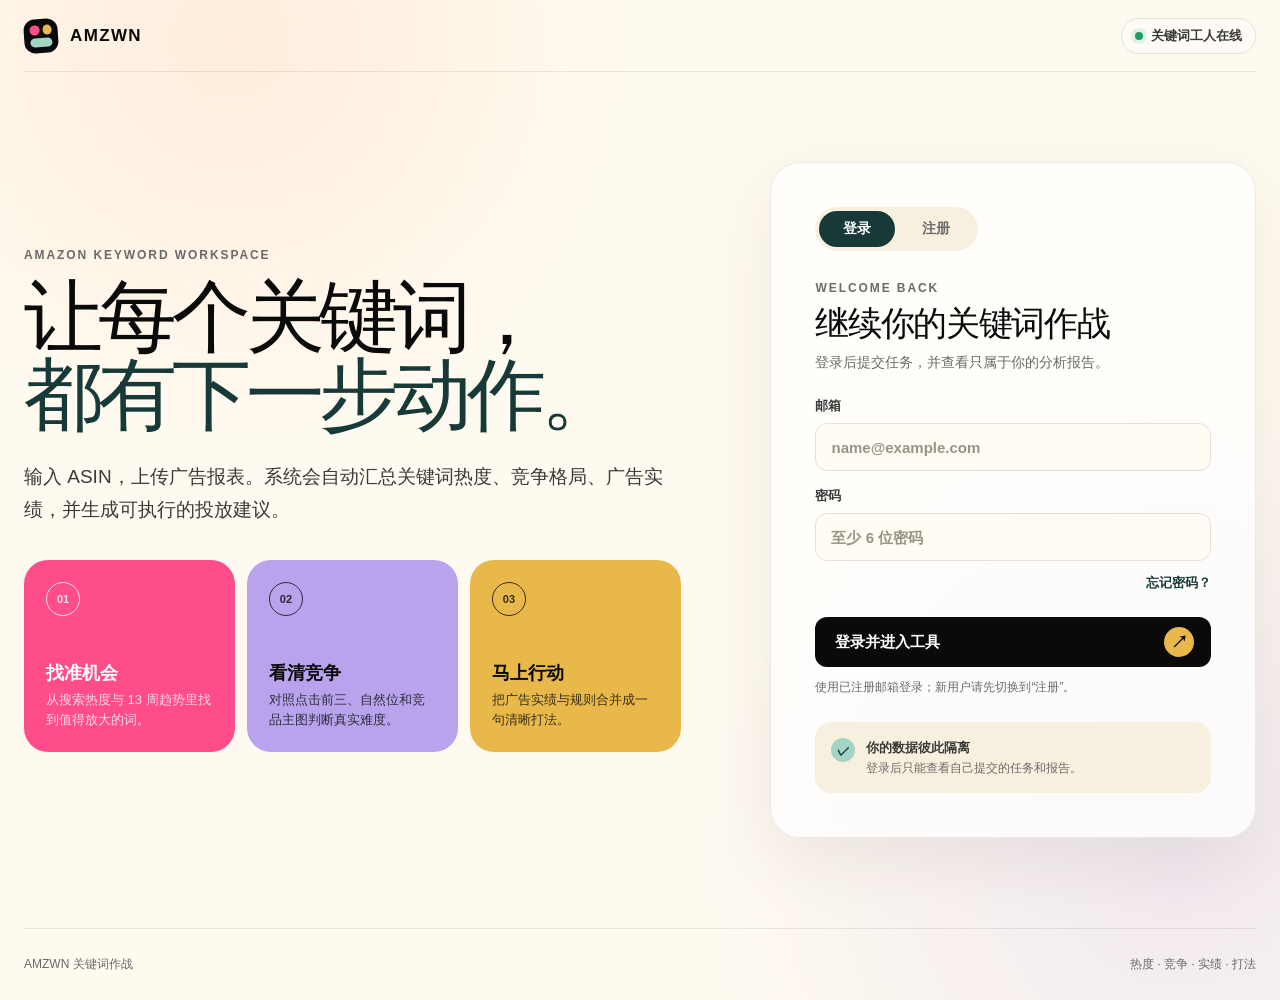
<file: index.html>
<!doctype html>
<html lang="zh-CN">
<head>
  <meta charset="utf-8">
  <meta name="viewport" content="width=device-width, initial-scale=1">
  <meta name="description" content="AMZWN 关键词作战：把关键词热度、竞争格局、广告实绩和投放建议汇成一张作战总表。">
  <meta property="og:type" content="website">
  <meta property="og:title" content="AMZWN 关键词作战">
  <meta property="og:description" content="热度 · 竞争 · 实绩 · 打法，一张表看清关键词下一步动作。">
  <meta property="og:url" content="https://katiawan.github.io/amzwn-web/">
  <meta property="og:image" content="https://katiawan.github.io/amzwn-web/assets/og.png">
  <meta property="og:image:width" content="1792">
  <meta property="og:image:height" content="1024">
  <meta name="twitter:card" content="summary_large_image">
  <meta name="twitter:title" content="AMZWN 关键词作战">
  <meta name="twitter:description" content="热度 · 竞争 · 实绩 · 打法，一张表看清关键词下一步动作。">
  <meta name="twitter:image" content="https://katiawan.github.io/amzwn-web/assets/og.png">
  <title>AMZWN 关键词作战｜登录</title>
  <link rel="stylesheet" href="assets/styles.css">
</head>
<body>
  <div class="page-glow page-glow--pink" aria-hidden="true"></div>
  <div class="page-glow page-glow--lavender" aria-hidden="true"></div>

  <header class="site-header">
    <a class="wordmark" href="./" aria-label="AMZWN 关键词作战首页">
      <span class="wordmark__spark" aria-hidden="true"><i></i><i></i><i></i></span>
      <span>AMZWN</span>
    </a>
    <div class="header-note"><span class="status-dot" aria-hidden="true"></span>关键词工人在线</div>
  </header>

  <main class="auth-layout">
    <section class="intro-panel" aria-labelledby="page-title">
      <div class="eyebrow">AMAZON KEYWORD WORKSPACE</div>
      <h1 id="page-title">让每个关键词，<br><span>都有下一步动作。</span></h1>
      <p class="intro-copy">输入 ASIN，上传广告报表。系统会自动汇总关键词热度、竞争格局、广告实绩，并生成可执行的投放建议。</p>

      <div class="feature-grid" aria-label="工具能力">
        <article class="feature-card feature-card--pink">
          <span class="feature-card__number">01</span>
          <div><h2>找准机会</h2><p>从搜索热度与 13 周趋势里找到值得放大的词。</p></div>
        </article>
        <article class="feature-card feature-card--lavender">
          <span class="feature-card__number">02</span>
          <div><h2>看清竞争</h2><p>对照点击前三、自然位和竞品主图判断真实难度。</p></div>
        </article>
        <article class="feature-card feature-card--ochre">
          <span class="feature-card__number">03</span>
          <div><h2>马上行动</h2><p>把广告实绩与规则合并成一句清晰打法。</p></div>
        </article>
      </div>
    </section>

    <section class="auth-card" aria-labelledby="auth-title">
      <div class="auth-card__body">
        <div class="auth-tabs" role="tablist" aria-label="账号操作">
          <button class="auth-tab is-active" type="button" role="tab" aria-selected="true" data-mode="login">登录</button>
          <button class="auth-tab" type="button" role="tab" aria-selected="false" data-mode="signup">注册</button>
        </div>
        <div class="auth-heading">
          <p class="eyebrow">WELCOME BACK</p>
          <h2 id="auth-title">继续你的关键词作战</h2>
          <p id="auth-subtitle">登录后提交任务，并查看只属于你的分析报告。</p>
        </div>
        <form id="auth-form" novalidate>
          <label class="field"><span>邮箱</span><input type="email" name="email" autocomplete="email" placeholder="name@example.com" required></label>
          <label class="field" id="password-field"><span>密码</span><input type="password" name="password" autocomplete="current-password" placeholder="至少 6 位密码" minlength="6" required></label>
          <div class="auth-help-row">
            <button class="auth-link-button" id="forgot-password" type="button">忘记密码？</button>
            <button class="auth-link-button" id="back-to-login" type="button" hidden>返回登录</button>
          </div>
          <button class="primary-button" id="auth-submit" type="submit"><span id="auth-submit-label">登录并进入工具</span><span class="button-arrow" aria-hidden="true">↗</span></button>
          <p class="form-status" id="form-status" role="status" aria-live="polite">使用已注册邮箱登录；新用户请先切换到“注册”。</p>
        </form>
        <div class="privacy-note">
          <span class="privacy-note__icon" aria-hidden="true">✓</span>
          <p><strong>你的数据彼此隔离</strong><br>登录后只能查看自己提交的任务和报告。</p>
        </div>
      </div>
    </section>
  </main>

  <footer class="site-footer"><span>AMZWN 关键词作战</span><span>热度 · 竞争 · 实绩 · 打法</span></footer>
  <script src="vendor/supabase-2.114.0.js"></script>
  <script src="assets/config.js"></script>
  <script src="assets/supabase-client.js"></script>
  <script src="assets/auth-recovery.js"></script>
  <script src="assets/auth.js"></script>
</body>
</html>
</file>
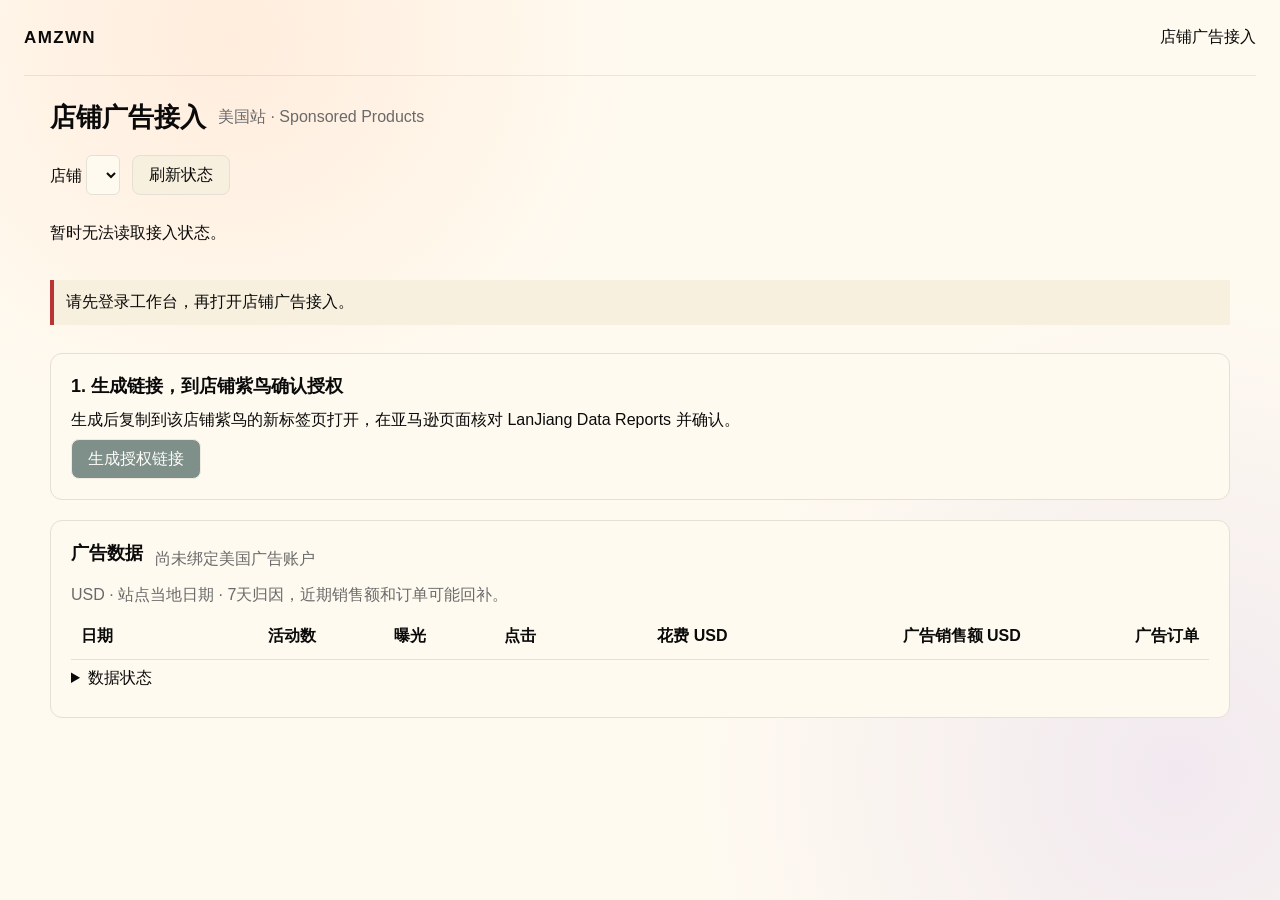
<file: ads-auth/index.html>
<!doctype html>
<html lang="zh-CN"><head><meta charset="utf-8"><meta name="viewport" content="width=device-width,initial-scale=1"><meta name="referrer" content="no-referrer">
<title>店铺广告接入 · AMZWN</title><link rel="stylesheet" href="../assets/styles.css"><link rel="stylesheet" href="./ads-auth.css"></head>
<body class="app-page"><header class="site-header app-header"><a class="wordmark" href="../tool/">AMZWN</a><span>店铺广告接入</span></header>
<main class="tool-shell" id="ads-workbench"></main>
<script src="../vendor/supabase-2.114.0.js"></script><script src="../assets/config.js"></script><script src="../assets/supabase-client.js"></script><script type="module" src="./entry.mjs"></script></body></html>
</file>
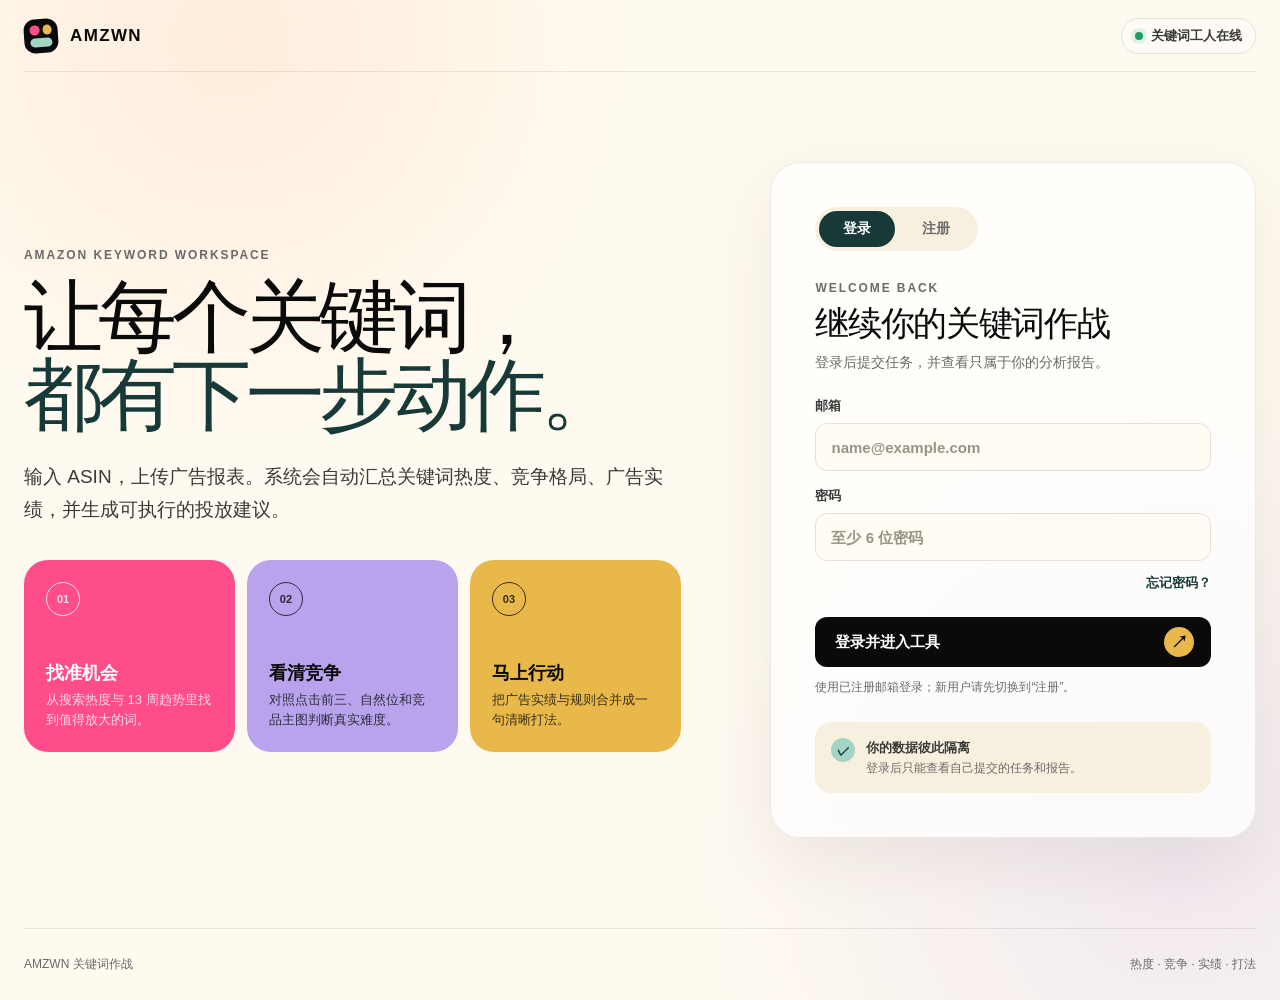
<file: report/index.html>
<!doctype html>
<html lang="zh-CN">
<head>
  <meta charset="utf-8">
  <meta name="viewport" content="width=device-width, initial-scale=1">
  <meta name="description" content="在线查看 AMZWN 关键词作战总表。">
  <meta property="og:type" content="website">
  <meta property="og:title" content="AMZWN 关键词作战">
  <meta property="og:description" content="热度 · 竞争 · 实绩 · 打法，一张表看清关键词下一步动作。">
  <meta property="og:url" content="https://katiawan.github.io/amzwn-web/">
  <meta property="og:image" content="https://katiawan.github.io/amzwn-web/assets/og.png">
  <meta name="twitter:card" content="summary_large_image">
  <meta name="twitter:title" content="AMZWN 关键词作战">
  <meta name="twitter:description" content="热度 · 竞争 · 实绩 · 打法，一张表看清关键词下一步动作。">
  <meta name="twitter:image" content="https://katiawan.github.io/amzwn-web/assets/og.png">
  <title>AMZWN 关键词作战｜分析报告</title>
  <link rel="stylesheet" href="../assets/styles.css?v=20260903-report-follow-v4">
  <link rel="stylesheet" href="../assets/module4-retained.css?v=reading-20260916">
</head>
<body class="app-page report-page">
  <header class="site-header app-header report-header">
    <a class="wordmark" href="../tool/" aria-label="返回任务工具">
      <span class="wordmark__spark" aria-hidden="true"><i></i><i></i><i></i></span>
      <span>AMZWN</span>
    </a>
    <div class="report-toolbar">
      <a class="secondary-button" href="../tool/">← 返回任务列表</a>
      <button class="secondary-button" id="download-report" type="button" hidden>下载报告</button>
      <button class="secondary-button" id="reload-report" type="button">刷新报告</button>
    </div>
  </header>

  <main class="report-shell">
    <section class="report-summary">
      <div>
        <p class="eyebrow">BATTLE REPORT</p>
        <h1 id="report-title">关键词作战总表</h1>
      </div>
      <div class="report-meta">
        <span class="status-pill" id="report-status" data-status="读取中">读取中</span>
        <span id="report-time">正在验证任务…</span>
      </div>
    </section>

    <section class="report-stage" id="report-stage" aria-live="polite">
      <div class="report-state" id="report-state">
        <span class="report-state__shape" aria-hidden="true">…</span>
        <h2>正在打开你的报告</h2>
        <p>我们正在确认登录状态和任务归属。</p>
      </div>
    </section>
  </main>

  <script src="../vendor/supabase-2.114.0.js"></script>
  <script src="../assets/config.js?v=20260903-phase8-v1"></script>
  <script src="../assets/supabase-client.js"></script>
  <script src="../assets/module4-set-contract.js"></script>
  <script src="../assets/module4-set-packet.js"></script>
  <script src="../assets/module4-retained.js?v=reading-20260916"></script>
  <script src="../assets/report06-integrated.js?v=20261009-report06"></script>
  <script src="../assets/report.js?v=20261009-report06"></script>
  <script type="module" src="../assets/ads-workbench-integrated.mjs?v=0.2.1"></script>
</body>
</html>
</file>
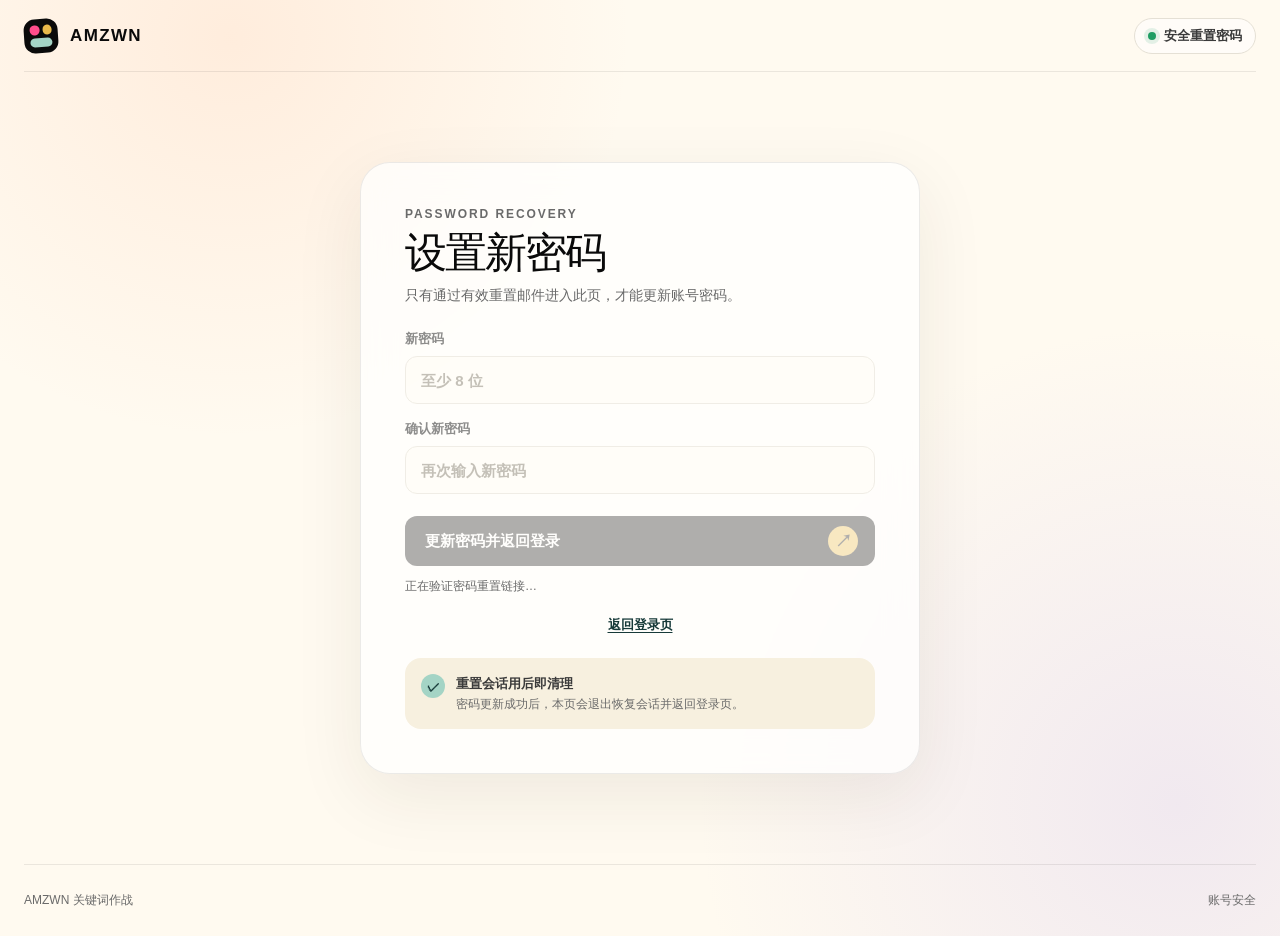
<file: reset-password/index.html>
<!doctype html>
<html lang="zh-CN">
<head>
  <meta charset="utf-8">
  <meta name="viewport" content="width=device-width, initial-scale=1">
  <meta name="description" content="为 AMZWN 关键词作战账号设置新密码。">
  <meta name="robots" content="noindex, nofollow">
  <title>AMZWN 关键词作战｜重置密码</title>
  <link rel="stylesheet" href="../assets/styles.css">
</head>
<body>
  <div class="page-glow page-glow--pink" aria-hidden="true"></div>
  <div class="page-glow page-glow--lavender" aria-hidden="true"></div>

  <header class="site-header">
    <a class="wordmark" href="../" aria-label="返回 AMZWN 关键词作战登录页">
      <span class="wordmark__spark" aria-hidden="true"><i></i><i></i><i></i></span>
      <span>AMZWN</span>
    </a>
    <div class="header-note"><span class="status-dot" aria-hidden="true"></span>安全重置密码</div>
  </header>

  <main class="recovery-layout">
    <section class="auth-card recovery-card" aria-labelledby="recovery-title">
      <div class="auth-card__body">
        <div class="auth-heading recovery-heading">
          <p class="eyebrow">PASSWORD RECOVERY</p>
          <h1 id="recovery-title">设置新密码</h1>
          <p>只有通过有效重置邮件进入此页，才能更新账号密码。</p>
        </div>

        <form id="recovery-form" novalidate>
          <fieldset id="recovery-fields" disabled>
            <label class="field"><span>新密码</span><input type="password" name="password" autocomplete="new-password" placeholder="至少 8 位" minlength="8" required></label>
            <label class="field"><span>确认新密码</span><input type="password" name="confirmation" autocomplete="new-password" placeholder="再次输入新密码" minlength="8" required></label>
            <button class="primary-button" id="recovery-submit" type="submit"><span id="recovery-submit-label">更新密码并返回登录</span><span class="button-arrow" aria-hidden="true">↗</span></button>
          </fieldset>
          <p class="form-status" id="recovery-status" role="status" aria-live="polite">正在验证密码重置链接…</p>
        </form>

        <p class="recovery-return"><a href="../">返回登录页</a></p>
        <div class="privacy-note">
          <span class="privacy-note__icon" aria-hidden="true">✓</span>
          <p><strong>重置会话用后即清理</strong><br>密码更新成功后，本页会退出恢复会话并返回登录页。</p>
        </div>
      </div>
    </section>
  </main>

  <footer class="site-footer"><span>AMZWN 关键词作战</span><span>账号安全</span></footer>
  <script src="../vendor/supabase-2.114.0.js"></script>
  <script src="../assets/config.js"></script>
  <script src="../assets/supabase-client.js"></script>
  <script src="../assets/auth-recovery.js"></script>
  <script src="../assets/password-recovery.js"></script>
</body>
</html>
</file>
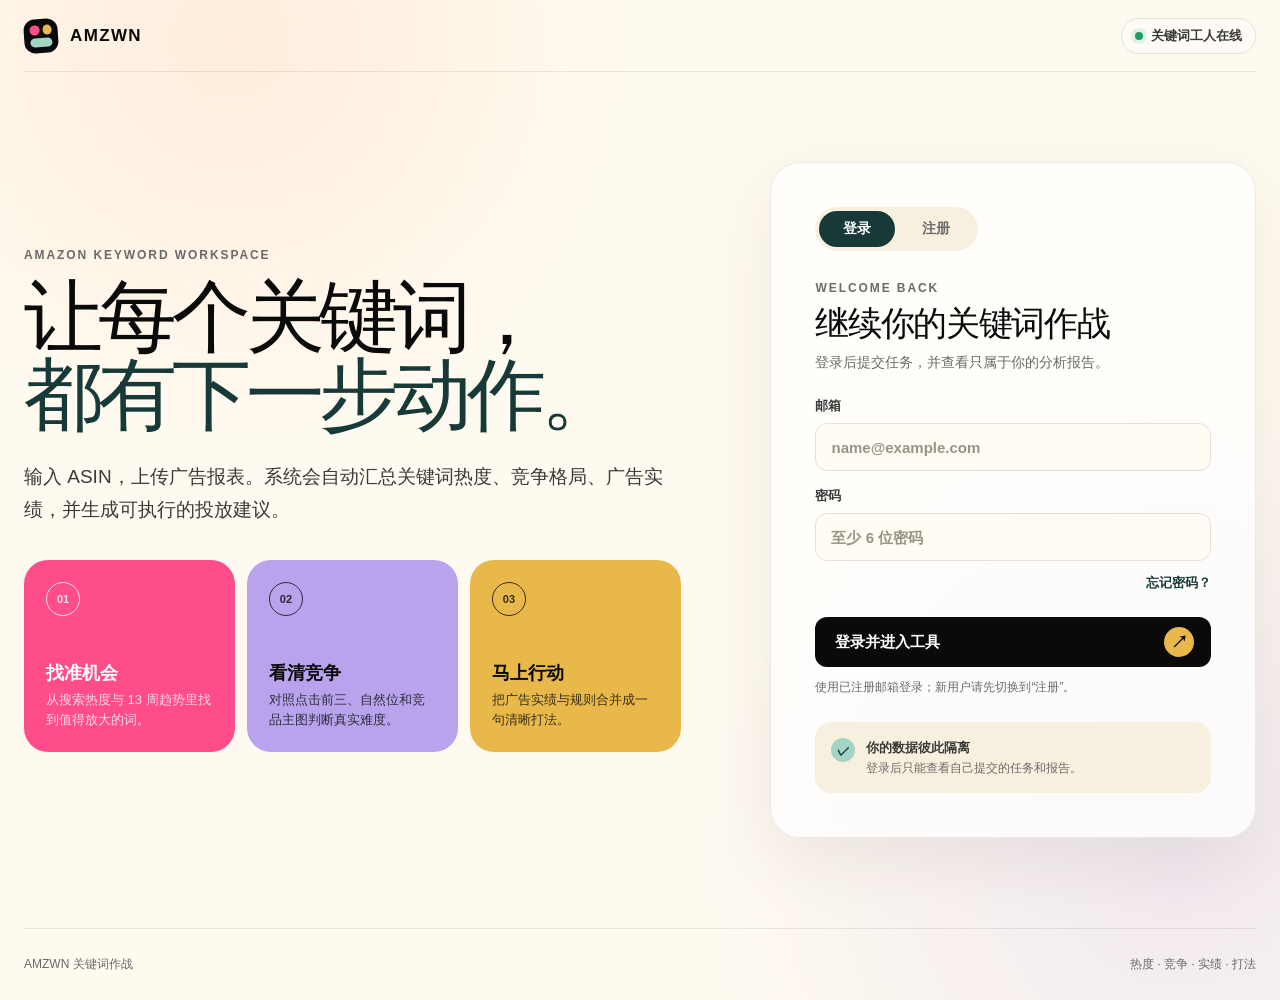
<file: tool/index.html>
<!doctype html>
<html lang="zh-CN">
<head>
  <meta charset="utf-8">
  <meta name="viewport" content="width=device-width, initial-scale=1">
  <meta name="description" content="提交 Amazon ASIN 与广告搜索词报表，生成 AMZWN 关键词作战总表。">
  <meta property="og:type" content="website">
  <meta property="og:title" content="AMZWN 关键词作战">
  <meta property="og:description" content="热度 · 竞争 · 实绩 · 打法，一张表看清关键词下一步动作。">
  <meta property="og:url" content="https://katiawan.github.io/amzwn-web/">
  <meta property="og:image" content="https://katiawan.github.io/amzwn-web/assets/og.png">
  <meta name="twitter:card" content="summary_large_image">
  <meta name="twitter:title" content="AMZWN 关键词作战">
  <meta name="twitter:description" content="热度 · 竞争 · 实绩 · 打法，一张表看清关键词下一步动作。">
  <meta name="twitter:image" content="https://katiawan.github.io/amzwn-web/assets/og.png">
  <title>AMZWN 关键词作战｜提交任务</title>
  <link rel="stylesheet" href="../assets/styles.css?v=20260905-module4-flow-v1">
  <link rel="stylesheet" href="../assets/module4-retained.css?v=reading-20260916">
</head>
<body class="app-page">
  <div class="page-glow page-glow--pink" aria-hidden="true"></div>
  <div class="page-glow page-glow--lavender" aria-hidden="true"></div>

  <header class="site-header app-header">
    <a class="wordmark" href="../" aria-label="AMZWN 关键词作战首页">
      <span class="wordmark__spark" aria-hidden="true"><i></i><i></i><i></i></span>
      <span>AMZWN</span>
    </a>
    <div class="account-actions">
      <a class="text-button" href="../ads-auth/">店铺广告接入</a>
      <span class="account-email" id="account-email">正在验证账号…</span>
      <button class="text-button" id="logout-button" type="button">退出登录</button>
    </div>
  </header>

  <main class="tool-shell is-loading" id="tool-shell" aria-busy="true">
    <section class="workspace-heading">
      <div>
        <p class="eyebrow">KEYWORD WORKSPACE</p>
        <h1>提交一份新的<br><span>关键词作战任务</span></h1>
      </div>
      <div class="workspace-note">
        <strong>1 份报表 · 最多 200 个词</strong>
        <span>约 5–10 分钟完成，页面可随时关闭。</span>
        <span class="security-status" id="security-status" data-state="checking">正在验证安全接口…</span>
      </div>
    </section>

    <section class="submit-card" aria-labelledby="submit-title">
      <div class="submit-card__intro">
        <span class="section-number">01</span>
        <div><h2 id="submit-title">开始分析</h2><p>新任务可同时保存模块3配置；已完成任务也可单独补充竞对，不重跑原来的 200 词。</p></div>
      </div>

      <div class="module3-path-tabs" role="tablist" aria-label="模块3提交路径">
        <button type="button" class="module3-path-tab is-active" data-module3-path="new" role="tab" aria-selected="true">新任务同时配置</button>
        <button type="button" class="module3-path-tab" data-module3-path="existing" role="tab" aria-selected="false">已完成任务补充</button>
      </div>

      <form class="task-form module3-path-panel" id="task-form" data-module3-panel="new" novalidate>
        <label class="field field--large">
          <span>目标 ASIN</span>
          <input id="asin-input" type="text" name="asin" inputmode="text" autocomplete="off" placeholder="例如 B09V366BDY" maxlength="10" required pattern="B0[A-Z0-9]{8}">
          <small>10 位，以 B0 开头；输入后会自动转为大写。</small>
        </label>

        <div class="module3-config-fields">
          <div class="field-label-row"><span>竞品 ASIN（3–5 个）</span><button type="button" class="inline-button" id="new-add-competitor">增加竞品</button></div>
          <div class="competitor-fields" id="new-competitors"></div>
          <label class="field"><span>核心关键词（选填）</span><input id="new-core-keyword" type="text" maxlength="200" placeholder="只保存到本任务；归属由服务器核验"></label>
        </div>

        <div class="file-field">
          <span class="file-field__label">广告搜索词报表</span>
          <input id="report-file" class="visually-hidden" type="file" name="report" accept=".xlsx,.csv,application/vnd.openxmlformats-officedocument.spreadsheetml.sheet,text/csv" required>
          <label class="file-drop" id="file-drop" for="report-file">
            <span class="file-drop__icon" aria-hidden="true">↥</span>
            <span class="file-drop__copy"><strong id="file-title">选择 .xlsx 或 .csv 文件</strong><small id="file-subtitle">点击这里浏览文件，单个文件不超过 50 MB</small></span>
            <span class="file-drop__action">选择文件</span>
          </label>
        </div>

        <div class="submit-row">
          <p class="form-status" id="task-status" role="status" aria-live="polite">报表进入你的私有收件箱；模块3配置使用独立状态，不改变普通任务四态。</p>
          <button class="primary-button primary-button--fit" id="task-submit" type="submit"><span>提交分析任务</span><span class="button-arrow" aria-hidden="true">↗</span></button>
        </div>
      </form>

      <form class="module3-existing-form module3-path-panel" id="existing-module3-form" data-module3-panel="existing" hidden novalidate>
        <label class="field"><span>选择自己的已完成任务</span><select id="existing-task-select" required><option value="">请选择任务</option></select></label>
        <div class="module3-config-fields">
          <div class="field-label-row"><span>竞品 ASIN（3–5 个）</span><button type="button" class="inline-button" id="existing-add-competitor">增加竞品</button></div>
          <div class="competitor-fields" id="existing-competitors"></div>
          <label class="field"><span>核心关键词（选填）</span><input id="existing-core-keyword" type="text" maxlength="200" placeholder="服务器会核验是否属于本任务关键词"></label>
        </div>
        <div class="submit-row">
          <p class="form-status" id="existing-module3-status" role="status" aria-live="polite">不会重新上传广告报表，也不会重跑基础模块。</p>
          <button class="primary-button primary-button--fit" id="existing-module3-submit" type="submit"><span>保存模块3配置</span><span class="button-arrow" aria-hidden="true">↗</span></button>
        </div>
      </form>
    </section>

    <section class="submit-card module3-media-card" aria-labelledby="module3-media-title">
      <div class="submit-card__intro">
        <span class="section-number section-number--lavender">M3</span>
        <div><h2 id="module3-media-title">任务专属媒体清单</h2><p>先选择已配置的任务，再导入 product-media.json。服务器只验结构；最终完整性必须由任务所有者人工确认。</p></div>
      </div>
      <div class="module3-media-grid">
        <label class="field module3-media-control"><span>模块3任务</span><select id="module3-task-select"><option value="">请选择任务</option></select></label>
        <div class="module3-media-control">
          <span class="file-field__label">当前状态</span>
          <div class="module3-state-card"><strong id="module3-state">未选择任务</strong><small id="module3-state-detail">历史任务没有模块3记录时显示“未申请”。</small></div>
        </div>
        <div class="file-field module3-media-control">
          <span class="file-field__label">product-media.json</span>
          <input id="module3-media-file" class="visually-hidden" type="file" accept="application/json,.json">
          <label class="file-drop file-drop--compact" for="module3-media-file"><span class="file-drop__icon" aria-hidden="true">↥</span><span class="file-drop__copy"><strong id="module3-media-file-title">选择媒体清单</strong><small>最多 256 KB；不会下载或探测清单中的 URL</small></span><span class="file-drop__action">选择文件</span></label>
        </div>
      </div>
      <div class="module3-action-row">
        <button type="button" class="secondary-button" id="module3-refresh">查询状态</button>
        <button type="button" class="secondary-button" id="module3-import">申请一次性凭证并导入</button>
        <button type="button" class="secondary-button" id="module3-confirm-media" disabled>我已人工核对完整</button>
        <button type="button" class="secondary-button" id="module3-authorize-paid" disabled>授权竞品档案费用</button>
        <button type="button" class="secondary-button" id="module3-confirm-result" disabled>确认模块3结果</button>
      </div>
      <p class="form-status" id="module3-media-status" role="status" aria-live="polite">尚未导入媒体清单。</p>
    </section>

    <section class="submit-card module4-card" id="module4" aria-labelledby="module4-title">
      <div class="submit-card__intro">
        <span class="section-number module4-number">M4</span>
        <div><h2 id="module4-title">图片与卖点诊断</h2><p>所有核对、编辑、费用授权和最终确认都在这里完成。报告页只读，可随时返回修改。</p></div>
      </div>

      <nav class="module4-quick-nav" aria-label="模块4快捷定位">
        <a href="#module4-start">选择任务</a><a href="#module4-materials">核对资料</a>
        <a href="#module4-questions">买家问题</a><a href="#module4-facts">产品事实</a>
        <a href="#module4-fee">范围与费用</a><a href="#module4-progress">运行状态</a>
        <a href="#module4-result">报告确认</a>
      </nav>

      <div class="module4-section" id="module4-start">
        <div class="module4-section-heading"><div><span>01</span><h3>选择已完成任务</h3></div><p>只有模块3和正式媒体清单都已确认的任务才能进入。</p></div>
        <div class="module4-start-row">
          <label class="field"><span>自己的任务</span><select id="module4-task-select"><option value="">请选择任务</option></select></label>
          <button class="secondary-button" id="module4-initialize" type="button">进入模块4</button>
          <button class="secondary-button" id="module4-refresh" type="button">刷新状态</button>
        </div>
        <p class="form-status" id="module4-message" role="status" aria-live="polite">请选择任务后检查开放条件。</p>
      </div>

      <div class="module4-section" id="module4-materials">
        <div class="module4-section-heading"><div><span>02</span><h3>核对本品、竞品和图片</h3></div><p id="module4-material-count">尚未读取任务资料。</p></div>
        <div class="module4-prerequisites" id="module4-prerequisites"><div class="module4-empty">未选择任务</div></div>
        <div class="module4-media-strip" id="module4-media-strip" aria-label="正式媒体预览"></div>
        <p class="module4-selection-summary" id="module4-selection-status">进入任务后可选择本次分析图片。</p>
        <div class="module4-actions"><button class="secondary-button" id="module4-save-selection" type="button">保存选图并更新报价</button></div>
      </div>

      <div class="module4-section" id="module4-questions">
        <div class="module4-section-heading"><div><span>03</span><h3 id="module4-question-title">5—7项买家下单前确认</h3></div><p>AI按当前产品资料提炼问题；先核对草案报价并授权，再生成。返回后可编辑、删除或增加。</p></div>
        <dl class="module4-fee-grid" id="module4-draft-fee-grid"><div><dt>草案报价</dt><dd>进入任务后读取</dd></div></dl>
        <label class="module4-check"><input id="module4-draft-authorize-check" type="checkbox"><span>我确认以上草案调用数量、参数和本步骤费用上限，授权生成当前产品的问题草案。</span></label>
        <div class="module4-actions"><button class="primary-button primary-button--fit" id="module4-generate-questions" type="button">授权并生成AI问题草案</button><button class="secondary-button" id="module4-fallback-questions" type="button">使用手动规则备用草案（不计费）</button></div>
        <div class="module4-notice" id="module4-draft-notice">进入模块4后读取产品资料与草案报价。</div>
        <div class="module4-question-list" id="module4-question-list"></div>
        <div class="module4-actions"><button class="secondary-button" id="module4-add-question" type="button">增加问题</button><button class="secondary-button" id="module4-save-questions" type="button">保存修改</button><button class="primary-button primary-button--fit" id="module4-confirm-questions" type="button">确认问题清单</button></div>
      </div>

      <div class="module4-section" id="module4-facts">
        <div class="module4-section-heading"><div><span>04</span><h3>确认产品事实</h3></div><p>不知道就标记“未知”；系统不会替你推断产品能力。</p></div>
        <div class="module4-fact-grid" id="module4-fact-grid"></div>
        <div class="module4-actions"><button class="secondary-button" id="module4-save-facts" type="button">保存产品事实</button><button class="primary-button primary-button--fit" id="module4-confirm-facts" type="button">确认产品事实</button></div>
      </div>

      <div class="module4-section" id="module4-fee">
        <div class="module4-section-heading"><div><span>05</span><h3>确认分析范围与费用上限</h3></div><p>授权只绑定当前任务、修订、ASIN、媒体集合和下面的参数；修改后自动失效。</p></div>
        <p class="module4-selection-summary" id="module4-selection-summary">等待服务端验证并提供本次选图集合。</p>
        <div class="module4-selected-media" id="module4-selected-media" aria-label="本次授权的准确选图集合"></div>
        <dl class="module4-fee-grid" id="module4-fee-grid"><div><dt>模型</dt><dd>—</dd></div></dl>
        <label class="module4-check"><input id="module4-authorize-check" type="checkbox"><span>我确认以上调用数量、参数和费用上限，并授权当前修订进入队列。</span></label>
        <div class="module4-actions"><button class="primary-button primary-button--fit" id="module4-authorize" type="button">授权并开始分析</button></div>
      </div>

      <div class="module4-section" id="module4-progress">
        <div class="module4-section-heading"><div><span>06</span><h3>运行状态</h3></div><p>失败或调用是否计费不明确时会停住，不自动重试，也不会自动改用base64。</p></div>
        <div class="module4-progress-card" id="module4-progress-card"><strong>尚未开始</strong><p>完成前面的确认与授权后，这里显示真实状态。</p></div>
      </div>

      <div class="module4-section" id="module4-result">
        <div class="module4-section-heading"><div><span>07</span><h3>查看并最终确认报告05</h3></div><p>最终确认后锁定；如需修改，请先从报告返回本页。</p></div>
        <div class="module4-actions"><a class="secondary-button module4-report-link" id="module4-report-link" href="#" hidden>打开报告05</a><button class="primary-button primary-button--fit" id="module4-final-confirm" type="button">最终确认并锁定</button></div>
      </div>
    </section>

    <section class="history-section" aria-labelledby="history-title">
      <div class="section-heading">
        <div class="submit-card__intro submit-card__intro--compact">
          <span class="section-number section-number--lavender">02</span>
          <div><h2 id="history-title">最近任务</h2><p>这里显示最近 10 条，处理中任务会自动刷新。</p></div>
        </div>
        <button class="secondary-button" id="refresh-button" type="button">刷新状态</button>
      </div>

      <div class="task-list" id="task-list">
        <div class="empty-state" id="task-loading"><span class="empty-state__mark">…</span><strong>正在读取任务</strong><p>很快就好。</p></div>
      </div>
    </section>
  </main>

  <template id="task-template">
    <article class="task-item">
      <div class="task-main"><strong class="task-asin"></strong><span class="task-time"></span></div>
      <span class="status-pill"></span>
      <div class="task-detail"></div>
      <a class="task-action" href="#">查看报告 <span aria-hidden="true">↗</span></a>
    </article>
  </template>

  <script src="../vendor/supabase-2.114.0.js"></script>
  <script src="../assets/config.js?v=20260903-phase8-v1"></script>
  <script src="../assets/supabase-client.js"></script>
  <script src="../assets/module3-form.js?v=20260904-module3-local-v2"></script>
  <script src="../assets/module4-set-contract.js"></script>
  <script src="../assets/module4-set-packet.js"></script>
  <script src="../assets/module4-retained.js?v=reading-20260916"></script>
  <script src="../assets/module4-form.js?v=20260905-module4-review-v2"></script>
  <script src="../assets/tool.js?v=20260905-module4-flow-v1"></script>
</body>
</html>
</file>
<file: assets/styles.css>
:root {
  --ink: #0a0a0a;
  --body: #3a3a3a;
  --muted: #6a6a6a;
  --hairline: #e5e0d5;
  --canvas: #fffaf0;
  --surface: #f7f0df;
  --pink: #ff4d8b;
  --teal: #173a39;
  --lavender: #b8a4ed;
  --peach: #ffb084;
  --ochre: #e8b94a;
  --mint: #a4d4c5;
  --success: #1f9d63;
  --radius-md: 12px;
  --radius-lg: 16px;
  --radius-xl: 24px;
  --shadow-soft: 0 22px 70px rgba(48, 38, 20, 0.08);
  font-family: Inter, -apple-system, BlinkMacSystemFont, "Segoe UI", "Microsoft YaHei", sans-serif;
  color: var(--ink);
  background: var(--canvas);
}

* { box-sizing: border-box; }
[hidden] { display: none !important; }
html { min-width: 320px; background: var(--canvas); }
body {
  min-height: 100vh;
  margin: 0;
  overflow-x: hidden;
  background: radial-gradient(circle at 18% 4%, rgba(255,176,132,.18), transparent 25rem), radial-gradient(circle at 92% 86%, rgba(184,164,237,.2), transparent 30rem), var(--canvas);
}
button, input { font: inherit; }
button, a { -webkit-tap-highlight-color: transparent; }
.visually-hidden {
  position: absolute !important;
  width: 1px !important;
  height: 1px !important;
  padding: 0 !important;
  margin: -1px !important;
  overflow: hidden !important;
  clip: rect(0, 0, 0, 0) !important;
  white-space: nowrap !important;
  border: 0 !important;
}

.page-glow {
  position: fixed;
  z-index: -1;
  width: 22rem;
  height: 22rem;
  border-radius: 46% 54% 65% 35% / 55% 38% 62% 45%;
  opacity: .2;
  pointer-events: none;
}
.page-glow--pink { top: 8rem; right: -9rem; background: var(--pink); transform: rotate(18deg); }
.page-glow--lavender { bottom: -13rem; left: -8rem; background: var(--lavender); transform: rotate(-22deg); }

.site-header, .auth-layout, .site-footer { width: min(1280px, calc(100% - 48px)); margin-inline: auto; }
.site-header {
  min-height: 72px;
  display: flex;
  align-items: center;
  justify-content: space-between;
  border-bottom: 1px solid rgba(10,10,10,.08);
}
.wordmark {
  display: inline-flex;
  gap: 12px;
  align-items: center;
  color: var(--ink);
  font-size: 17px;
  font-weight: 750;
  letter-spacing: .08em;
  text-decoration: none;
}
.wordmark__spark {
  width: 34px;
  height: 34px;
  display: grid;
  grid-template-columns: repeat(2, 1fr);
  gap: 3px;
  padding: 6px;
  background: var(--ink);
  border-radius: 11px;
  transform: rotate(-4deg);
}
.wordmark__spark i { display: block; border-radius: 50%; background: var(--pink); }
.wordmark__spark i:nth-child(2) { background: var(--ochre); }
.wordmark__spark i:nth-child(3) { grid-column: 1 / -1; background: var(--mint); border-radius: 5px; }
.header-note {
  display: inline-flex;
  align-items: center;
  gap: 8px;
  padding: 8px 13px;
  color: var(--body);
  background: rgba(255,255,255,.58);
  border: 1px solid var(--hairline);
  border-radius: 999px;
  font-size: 13px;
  font-weight: 600;
}
.status-dot { width: 8px; height: 8px; border-radius: 50%; background: var(--success); box-shadow: 0 0 0 4px rgba(31,157,99,.12); }

.auth-layout {
  min-height: calc(100vh - 144px);
  display: grid;
  grid-template-columns: minmax(0, 1.15fr) minmax(380px, .85fr);
  gap: clamp(42px, 7vw, 104px);
  align-items: center;
  padding-block: clamp(44px, 7vw, 92px);
}
.intro-panel { min-width: 0; }
.eyebrow { margin: 0 0 16px; color: var(--muted); font-size: 12px; font-weight: 700; letter-spacing: .16em; }
.intro-panel h1 {
  max-width: 780px;
  margin: 0;
  font-size: clamp(48px, 6.2vw, 82px);
  font-weight: 520;
  line-height: .98;
  letter-spacing: -.065em;
}
.intro-panel h1 span { color: var(--teal); }
.intro-copy { max-width: 650px; margin: 28px 0 34px; color: var(--body); font-size: clamp(16px, 1.6vw, 19px); line-height: 1.7; }
.feature-grid { display: grid; grid-template-columns: repeat(3, minmax(0, 1fr)); gap: 12px; }
.feature-card {
  min-height: 192px;
  display: flex;
  flex-direction: column;
  justify-content: space-between;
  padding: 22px;
  border-radius: var(--radius-xl);
}
.feature-card--pink { background: var(--pink); color: white; }
.feature-card--lavender { background: var(--lavender); }
.feature-card--ochre { background: var(--ochre); }
.feature-card__number { width: 34px; height: 34px; display: grid; place-items: center; border: 1px solid currentColor; border-radius: 50%; font-size: 11px; font-weight: 700; opacity: .8; }
.feature-card h2 { margin: 28px 0 5px; font-size: 18px; font-weight: 700; }
.feature-card p { margin: 0; font-size: 13px; line-height: 1.55; opacity: .78; }

.auth-card {
  position: relative;
  border: 1px solid rgba(10,10,10,.08);
  border-radius: 30px;
  background: rgba(255,255,255,.72);
  box-shadow: var(--shadow-soft);
  backdrop-filter: blur(16px);
}
.auth-card__body { padding: clamp(28px, 4vw, 44px); }
.auth-tabs { width: fit-content; display: flex; gap: 3px; padding: 4px; background: var(--surface); border-radius: 999px; }
.auth-tab {
  min-width: 76px;
  min-height: 36px;
  padding: 7px 16px;
  border: 0;
  border-radius: 999px;
  color: var(--muted);
  background: transparent;
  cursor: pointer;
  font-size: 14px;
  font-weight: 650;
}
.auth-tab.is-active { color: white; background: var(--teal); }
.auth-tab:focus-visible, .auth-link-button:focus-visible, .primary-button:focus-visible, .field input:focus-visible, .recovery-return a:focus-visible { outline: 3px solid rgba(255,77,139,.28); outline-offset: 2px; }
.auth-heading { margin: 30px 0 24px; }
.auth-heading .eyebrow { margin-bottom: 9px; }
.auth-heading h2 { margin: 0 0 9px; font-size: clamp(26px, 3vw, 34px); font-weight: 560; line-height: 1.15; letter-spacing: -.04em; }
.auth-heading > p:last-child { margin: 0; color: var(--muted); font-size: 14px; line-height: 1.55; }
.field { display: grid; gap: 8px; margin-bottom: 16px; color: var(--body); font-size: 13px; font-weight: 650; }
.field input {
  width: 100%;
  height: 48px;
  padding: 0 15px;
  border: 1px solid var(--hairline);
  border-radius: var(--radius-md);
  color: var(--ink);
  background: rgba(255,250,240,.65);
  font-size: 15px;
  transition: border-color 160ms ease, background 160ms ease;
}
.field input::placeholder { color: #999386; }
.field input:focus { border-color: var(--ink); background: white; outline: none; }
.auth-help-row { min-height: 24px; display: flex; justify-content: flex-end; margin-top: -6px; }
.auth-link-button {
  padding: 3px 0;
  border: 0;
  color: var(--teal);
  background: transparent;
  cursor: pointer;
  font-size: 13px;
  font-weight: 700;
}
.auth-link-button:hover { text-decoration: underline; }
.primary-button {
  width: 100%;
  min-height: 50px;
  display: flex;
  align-items: center;
  justify-content: space-between;
  margin-top: 22px;
  padding: 0 17px 0 20px;
  border: 0;
  border-radius: var(--radius-md);
  color: white;
  background: var(--ink);
  cursor: pointer;
  font-size: 15px;
  font-weight: 700;
}
.primary-button:hover { background: #242424; }
.primary-button:disabled, .secondary-button:disabled, .text-button:disabled { cursor: wait; opacity: .56; }
.button-arrow { width: 30px; height: 30px; display: grid; place-items: center; border-radius: 50%; color: var(--ink); background: var(--ochre); font-size: 17px; }
.form-status { min-height: 20px; margin: 11px 0 0; color: var(--muted); font-size: 12px; line-height: 1.5; }
.form-status.is-success { color: var(--success); font-weight: 650; }
.form-status.is-error { color: #c73b32; font-weight: 650; }
.privacy-note { display: flex; gap: 11px; align-items: flex-start; margin-top: 24px; padding: 16px; border-radius: var(--radius-lg); background: var(--surface); }
.privacy-note__icon { flex: 0 0 auto; width: 24px; height: 24px; display: grid; place-items: center; border-radius: 50%; color: var(--teal); background: var(--mint); font-size: 13px; font-weight: 800; }
.privacy-note p { margin: 0; color: var(--muted); font-size: 12px; line-height: 1.55; }
.privacy-note strong { color: var(--body); font-size: 13px; }

.recovery-layout {
  min-height: calc(100vh - 144px);
  display: grid;
  place-items: center;
  width: min(100% - 48px, 560px);
  margin-inline: auto;
  padding-block: clamp(44px, 7vw, 92px);
}
.recovery-card { width: 100%; }
.recovery-heading { margin-top: 0; }
.recovery-heading h1 { margin: 0 0 9px; font-size: clamp(30px, 5vw, 42px); font-weight: 560; line-height: 1.1; letter-spacing: -.045em; }
.recovery-heading > p:last-child { margin: 0; color: var(--muted); font-size: 14px; line-height: 1.55; }
#recovery-fields { min-width: 0; margin: 0; padding: 0; border: 0; }
#recovery-fields:disabled { opacity: .58; }
.recovery-return { margin: 18px 0 0; text-align: center; }
.recovery-return a { color: var(--teal); font-size: 13px; font-weight: 700; text-underline-offset: 3px; }

.site-footer {
  min-height: 72px;
  display: flex;
  align-items: center;
  justify-content: space-between;
  gap: 16px;
  color: var(--muted);
  border-top: 1px solid rgba(10,10,10,.08);
  font-size: 12px;
}

/* Shared signed-in workspace */
.app-page { min-height: 100vh; }
.app-header { min-height: 76px; }
.account-actions, .report-toolbar { display: flex; align-items: center; gap: 10px; }
.account-email { max-width: 280px; overflow: hidden; color: var(--muted); font-size: 13px; text-overflow: ellipsis; white-space: nowrap; }
.text-button {
  min-height: 38px;
  padding: 8px 13px;
  border: 1px solid var(--hairline);
  border-radius: 999px;
  color: var(--body);
  background: rgba(255,255,255,.62);
  cursor: pointer;
  font-size: 13px;
  font-weight: 650;
}
.text-button:hover { border-color: var(--ink); }
.tool-shell, .report-shell { width: min(1180px, calc(100% - 48px)); margin-inline: auto; }
.tool-shell { padding: 64px 0 90px; transition: opacity 160ms ease; }
.tool-shell.is-loading { opacity: .36; pointer-events: none; }
.workspace-heading {
  display: grid;
  grid-template-columns: minmax(0, 1fr) auto;
  gap: 40px;
  align-items: end;
  margin-bottom: 34px;
}
.workspace-heading h1 { margin: 0; font-size: clamp(42px, 5.4vw, 68px); font-weight: 520; line-height: 1; letter-spacing: -.06em; }
.workspace-heading h1 span { color: var(--teal); }
.workspace-note {
  min-width: 300px;
  display: grid;
  gap: 7px;
  padding: 20px 22px;
  border-radius: 20px;
  background: var(--mint);
  transform: rotate(1deg);
}
.workspace-note strong { font-size: 14px; }
.workspace-note span { color: rgba(10,10,10,.66); font-size: 12px; }
.workspace-note .security-status {
  width: fit-content;
  margin-top: 3px;
  padding: 5px 9px;
  border: 1px solid rgba(10,10,10,.08);
  border-radius: 999px;
  background: rgba(255,255,255,.58);
  font-weight: 700;
}
.workspace-note .security-status[data-state="verified"] { color: #167150; }
.workspace-note .security-status[data-state="failed"] { color: #a8322b; }
.submit-card {
  padding: clamp(26px, 4vw, 42px);
  border: 1px solid rgba(10,10,10,.08);
  border-radius: 28px;
  background: rgba(255,255,255,.78);
  box-shadow: var(--shadow-soft);
}
.submit-card__intro { display: flex; gap: 16px; align-items: flex-start; }
.submit-card__intro h2 { margin: 0 0 6px; font-size: 26px; font-weight: 580; letter-spacing: -.035em; }
.submit-card__intro p { margin: 0; color: var(--muted); font-size: 14px; line-height: 1.55; }
.submit-card__intro--compact h2 { font-size: 23px; }
.section-number { flex: 0 0 auto; width: 42px; height: 42px; display: grid; place-items: center; border-radius: 50%; background: var(--pink); color: white; font-size: 12px; font-weight: 800; }
.section-number--lavender { color: var(--ink); background: var(--lavender); }
.task-form { display: grid; grid-template-columns: minmax(240px, .64fr) minmax(360px, 1.36fr); gap: 22px; margin-top: 30px; }
.module3-path-tabs { display: flex; flex-wrap: wrap; gap: 10px; margin-top: 26px; padding: 6px; border: 1px solid var(--hairline); border-radius: 16px; background: var(--surface); }
.module3-path-tab { min-height: 42px; flex: 1 1 220px; border: 1px solid transparent; border-radius: 12px; background: transparent; color: var(--muted); font: inherit; font-weight: 700; cursor: pointer; }
.module3-path-tab.is-active { border-color: rgba(255,77,139,.28); background: white; color: var(--ink); box-shadow: 0 8px 24px rgba(65,48,38,.07); }
.module3-path-panel[hidden] { display: none !important; }
.module3-config-fields { display: grid; gap: 12px; align-content: start; }
.field-label-row { display: flex; align-items: center; justify-content: space-between; gap: 12px; color: var(--body); font-size: 13px; font-weight: 650; }
.inline-button, .competitor-remove { border: 0; background: transparent; color: var(--pink); font: inherit; font-size: 12px; font-weight: 750; cursor: pointer; }
.competitor-fields { display: grid; gap: 8px; }
.competitor-field-row { display: grid; grid-template-columns: minmax(0,1fr) auto; gap: 8px; }
.competitor-field-row input, .module3-existing-form select, .module3-media-grid select { width: 100%; min-height: 46px; padding: 0 13px; border: 1px solid var(--hairline); border-radius: 12px; background: var(--surface); color: var(--ink); font: inherit; text-transform: uppercase; }
.module3-existing-form { display: grid; grid-template-columns: minmax(250px,.8fr) minmax(360px,1.2fr); gap: 22px; margin-top: 30px; }
.module3-existing-form .submit-row { grid-column: 1 / -1; }
.module3-media-card { margin-top: 18px; }
.module3-media-grid { display: grid; grid-template-columns: minmax(220px,.7fr) minmax(240px,.8fr) minmax(360px,1.3fr); gap: 18px; align-items: stretch; margin-top: 26px; }
.module3-media-control { display: grid; grid-template-rows: auto 92px; gap: 8px; margin: 0; }
.module3-media-control > select, .module3-media-control > .module3-state-card, .module3-media-control > .file-drop--compact { width: 100%; height: 92px; min-height: 92px; box-sizing: border-box; border-radius: 16px; }
.module3-state-card { display: grid; align-content: center; gap: 4px; padding: 16px; border: 1px solid var(--hairline); border-radius: 16px; background: var(--surface); }
.module3-state-card small { color: var(--muted); }
.module3-state-card strong { font-size: 20px; }
.file-drop--compact { min-height: 92px; }
.module3-action-row { display: flex; flex-wrap: wrap; gap: 10px; margin-top: 18px; }
.module3-action-row .secondary-button { min-height: 42px; }
.module3-action-row .secondary-button:disabled { cursor: not-allowed; opacity: .45; }
.field--large { margin: 0; }
.field--large input { height: 86px; padding-inline: 20px; border-radius: 18px; background: var(--surface); font-size: 24px; font-weight: 650; letter-spacing: .04em; text-transform: uppercase; }
.field--large small { color: var(--muted); font-size: 11px; font-weight: 500; }
.file-field { display: grid; gap: 8px; }
.file-field__label { color: var(--body); font-size: 13px; font-weight: 650; }
.file-drop {
  min-height: 86px;
  display: grid;
  grid-template-columns: auto minmax(0, 1fr) auto;
  gap: 16px;
  align-items: center;
  padding: 15px 16px;
  border: 1.5px dashed #cfc8bb;
  border-radius: 18px;
  background: rgba(247,240,223,.72);
  cursor: pointer;
  transition: border-color 150ms ease, background 150ms ease, transform 150ms ease;
}
.file-drop:hover, .file-drop.is-dragging { border-color: var(--pink); background: rgba(255,77,139,.07); transform: translateY(-1px); }
.file-drop.has-file { border-style: solid; border-color: var(--success); background: rgba(164,212,197,.24); }
.file-drop__icon { width: 48px; height: 48px; display: grid; place-items: center; border-radius: 15px; color: white; background: var(--teal); font-size: 23px; }
.file-drop__copy { min-width: 0; display: grid; gap: 5px; }
.file-drop__copy strong, .file-drop__copy small { overflow: hidden; text-overflow: ellipsis; white-space: nowrap; }
.file-drop__copy strong { font-size: 14px; }
.file-drop__copy small { color: var(--muted); font-size: 11px; }
.file-drop__action { padding: 8px 12px; border-radius: 999px; background: white; color: var(--body); font-size: 12px; font-weight: 700; }
.submit-row { grid-column: 1 / -1; display: flex; gap: 24px; align-items: center; justify-content: space-between; padding-top: 4px; }
.submit-row .form-status { max-width: 620px; margin: 0; }
.primary-button--fit { width: auto; min-width: 210px; flex: 0 0 auto; gap: 22px; }
.history-section { margin-top: 56px; }
.section-heading { display: flex; gap: 24px; align-items: center; justify-content: space-between; margin-bottom: 18px; }
.secondary-button {
  min-height: 40px;
  display: inline-flex;
  align-items: center;
  justify-content: center;
  padding: 8px 14px;
  border: 1px solid var(--hairline);
  border-radius: 999px;
  color: var(--body);
  background: rgba(255,255,255,.72);
  cursor: pointer;
  font-size: 13px;
  font-weight: 700;
  text-decoration: none;
}
.secondary-button:hover { border-color: var(--ink); }
.task-list { overflow: hidden; border: 1px solid rgba(10,10,10,.08); border-radius: 22px; background: rgba(255,255,255,.72); }
.task-item { min-height: 88px; display: grid; grid-template-columns: minmax(180px, .8fr) 100px minmax(220px, 1.4fr) auto; gap: 20px; align-items: center; padding: 18px 22px; border-bottom: 1px solid var(--hairline); }
.task-item:last-child { border-bottom: 0; }
.task-main { min-width: 0; display: grid; gap: 5px; }
.task-main strong { font-size: 17px; letter-spacing: .035em; }
.task-main span, .task-detail { color: var(--muted); font-size: 12px; }
.task-detail { line-height: 1.45; }
.status-pill { width: fit-content; display: inline-flex; align-items: center; gap: 7px; padding: 7px 10px; border-radius: 999px; background: #ece7dc; color: var(--body); font-size: 12px; font-weight: 750; white-space: nowrap; }
.status-pill::before { content: ""; width: 7px; height: 7px; border-radius: 50%; background: #8a857c; }
.status-pill[data-status="待处理"] { background: rgba(232,185,74,.22); }
.status-pill[data-status="待处理"]::before { background: #b98000; }
.status-pill[data-status="进行中"], .status-pill[data-status="读取中"] { background: rgba(184,164,237,.3); }
.status-pill[data-status="进行中"]::before, .status-pill[data-status="读取中"]::before { background: #7353b5; }
.status-pill[data-status="已完成"] { background: rgba(164,212,197,.38); color: #146942; }
.status-pill[data-status="已完成"]::before { background: var(--success); }
.status-pill[data-status="失败"] { background: rgba(255,77,139,.14); color: #a42d55; }
.status-pill[data-status="失败"]::before { background: var(--pink); }
.task-action { justify-self: end; color: var(--ink); font-size: 13px; font-weight: 750; text-decoration: none; white-space: nowrap; }
.task-action span { display: inline-grid; width: 27px; height: 27px; margin-left: 5px; place-items: center; border-radius: 50%; background: var(--ochre); }
.empty-state { min-height: 220px; display: grid; place-items: center; align-content: center; padding: 36px; text-align: center; }
.empty-state__mark { width: 54px; height: 54px; display: grid; place-items: center; margin-bottom: 14px; border-radius: 44% 56% 62% 38%; background: var(--peach); font-size: 23px; }
.empty-state strong { font-size: 16px; }
.empty-state p { margin: 7px 0 0; color: var(--muted); font-size: 12px; }

/* Report viewer */
.report-header { width: calc(100% - 48px); max-width: none; }
.report-shell { width: calc(100% - 48px); max-width: none; padding: 28px 0 34px; }
.report-summary { display: flex; gap: 28px; align-items: end; justify-content: space-between; margin-bottom: 18px; padding-inline: 4px; }
.report-summary .eyebrow { margin-bottom: 7px; }
.report-summary h1 { margin: 0; font-size: clamp(27px, 3.4vw, 42px); font-weight: 540; letter-spacing: -.045em; }
.report-meta { display: flex; gap: 12px; align-items: center; color: var(--muted); font-size: 12px; }
.report-stage { height: calc(100vh - 180px); min-height: 520px; display: flex; overflow: hidden; flex-direction: column; border: 1px solid rgba(10,10,10,.08); border-radius: 24px; background: white; box-shadow: var(--shadow-soft); }
.report-frame { width: 100%; min-height: 0; display: block; flex: 1; border: 0; background: #f3f6fb; }
.report-stage--expanded { height: auto; min-height: 0; overflow: visible; }
.report-stage--expanded .report-frame { flex: none; }
.report-follow-scroll { position: fixed; z-index: 40; height: 18px; overflow-x: auto; overflow-y: hidden; border: 1px solid rgba(32,45,44,.14); border-radius: 999px; opacity: 0; pointer-events: none; background: rgba(237,240,239,.97); box-shadow: 0 5px 18px rgba(20,28,45,.14); scrollbar-color: #707a77 #e9eceb; transition: opacity 120ms ease; }
.report-follow-scroll.is-visible { opacity: 1; pointer-events: auto; }
.report-follow-scroll::-webkit-scrollbar { height: 12px; }
.report-follow-scroll::-webkit-scrollbar-track { border-radius: 999px; background: #e9eceb; }
.report-follow-scroll::-webkit-scrollbar-thumb { border: 2px solid #e9eceb; border-radius: 999px; background: #707a77; }
.report-follow-scroll__track { height: 1px; }
.report-state { width: 100%; min-height: 0; display: grid; flex: 1; justify-items: center; align-content: center; padding: 44px 24px; text-align: center; }
.report-state__shape { width: 86px; height: 74px; display: grid; place-items: center; margin-bottom: 22px; border-radius: 48% 52% 38% 62% / 52% 41% 59% 48%; color: var(--ink); background: var(--lavender); font-size: 28px; transform: rotate(-4deg); }
.report-state h2 { margin: 0 0 9px; font-size: 27px; font-weight: 560; letter-spacing: -.035em; }
.report-state p { max-width: 540px; margin: 0; color: var(--muted); font-size: 14px; line-height: 1.65; }
.report-state__button { min-width: 180px; margin-top: 24px; justify-content: center; }

@media (max-width: 980px) {
  .auth-layout { grid-template-columns: 1fr; gap: 54px; }
  .intro-panel h1 { max-width: 720px; }
  .auth-card { width: min(100%, 580px); margin-inline: auto; }
  .workspace-heading { grid-template-columns: 1fr; align-items: start; }
  .workspace-note { width: fit-content; min-width: 0; }
  .task-form { grid-template-columns: 1fr; }
  .module3-existing-form, .module3-media-grid { grid-template-columns: 1fr; }
  .submit-row { grid-column: auto; }
  .task-item { grid-template-columns: minmax(150px, .7fr) 100px minmax(180px, 1fr) auto; gap: 14px; }
}
@media (max-width: 700px) {
  .site-header, .auth-layout, .site-footer { width: min(100% - 28px, 1280px); }
  .site-header { min-height: 64px; }
  .header-note { padding: 7px 10px; font-size: 11px; }
  .intro-panel h1 { font-size: clamp(42px, 13vw, 60px); }
  .intro-copy { margin-top: 22px; }
  .feature-grid { grid-template-columns: 1fr; }
  .feature-card { min-height: 150px; }
  .auth-card__body { padding: 26px 20px 22px; }
  .site-footer { align-items: flex-start; flex-direction: column; justify-content: center; }
  .app-header { align-items: flex-start; flex-direction: column; justify-content: center; gap: 10px; padding-block: 13px; }
  .account-actions { width: 100%; justify-content: space-between; }
  .account-email { max-width: calc(100vw - 140px); }
  .tool-shell, .report-shell { width: min(100% - 28px, 1180px); }
  .tool-shell { padding-top: 44px; }
  .workspace-heading h1 { font-size: clamp(39px, 12vw, 56px); }
  .submit-card { padding: 24px 18px; border-radius: 22px; }
  .task-form { gap: 18px; }
  .module3-existing-form { gap: 18px; }
  .module3-action-row { display: grid; grid-template-columns: 1fr; }
  .field--large input { height: 70px; font-size: 20px; }
  .file-drop { grid-template-columns: auto minmax(0, 1fr); }
  .file-drop__action { display: none; }
  .submit-row { align-items: stretch; flex-direction: column; }
  .primary-button--fit { width: 100%; }
  .section-heading { align-items: flex-start; }
  .task-item { grid-template-columns: 1fr auto; gap: 10px 16px; }
  .task-detail { grid-column: 1 / -1; }
  .task-action { grid-column: 1 / -1; justify-self: start; margin-top: 3px; }
  .report-header { width: calc(100% - 28px); align-items: center; flex-direction: row; }
  .report-toolbar .secondary-button:first-child { display: none; }
  .report-summary { align-items: flex-start; flex-direction: column; }
  .report-meta { align-items: flex-start; flex-direction: column; }
  .report-stage { height: calc(100vh - 240px); min-height: 460px; }
  .report-frame, .report-state { min-height: 0; }
}
@media (prefers-reduced-motion: reduce) { *, *::before, *::after { scroll-behavior: auto !important; transition: none !important; } }
</file>
<file: ads-auth/ads-auth.css>
#ads-workbench{color:var(--ink,#202a37);display:grid;gap:20px;padding-block:24px;max-width:1280px;margin:auto}
#ads-workbench h1{font-size:26px;margin:0}#ads-workbench h2{font-size:18px;margin:0 0 12px}
#ads-workbench p{margin:8px 0}#ads-workbench button,#ads-workbench select,#ads-workbench textarea{font:inherit}
#ads-workbench .ads-row{display:flex;align-items:center;gap:12px;flex-wrap:wrap}
#ads-workbench .ads-panel{background:var(--canvas,#fffaf0);border:1px solid var(--hairline,#e5e0d5);border-radius:var(--radius-md,12px);padding:20px;min-width:0}
#ads-workbench .ads-subtle{color:var(--muted,#596579)}#ads-workbench .ads-banner{padding:12px;background:var(--mint,#a4d4c5);color:var(--ink,#202a37)}
#ads-workbench .ads-error{padding:12px;border-left:4px solid #b83435;background:var(--surface,#f7f0df)}
#ads-workbench .ads-button{min-height:40px;padding:8px 16px;border:1px solid var(--hairline,#e5e0d5);border-radius:8px;background:var(--surface,#f7f0df);color:var(--ink,#202a37);cursor:pointer}
#ads-workbench .ads-primary{background:var(--teal,#173a39);color:#fff}#ads-workbench button:disabled{cursor:default;opacity:.55}
#ads-workbench select{max-width:100%;min-height:40px;padding:6px;border:1px solid var(--hairline,#e5e0d5);border-radius:6px;background:var(--canvas,#fffaf0);color:inherit}
#ads-workbench .ads-link{display:block;width:100%;resize:vertical;min-height:70px;padding:10px;margin:10px 0;overflow-wrap:anywhere;word-break:break-all;background:var(--surface,#f7f0df);color:inherit;border:1px solid var(--hairline,#e5e0d5);border-radius:6px}
#ads-workbench .ads-table-wrap{overflow-x:auto;width:100%}#ads-workbench table{border-collapse:collapse;width:100%;min-width:680px}
#ads-workbench th,#ads-workbench td{text-align:left;padding:12px 10px;border-bottom:1px solid var(--hairline,#e5e0d5);vertical-align:top}
#ads-workbench .ads-number{text-align:right;font-variant-numeric:tabular-nums;white-space:nowrap}
#ads-workbench .ads-id{overflow-wrap:anywhere;max-width:300px}#ads-workbench .ads-check{display:flex;align-items:flex-start;gap:10px;margin-block:14px}
#ads-workbench input[type=radio],#ads-workbench input[type=checkbox]{width:18px;height:18px;flex-shrink:0}
#ads-workbench .ads-account{display:flex;align-items:flex-start;gap:10px;padding:12px 0;border-bottom:1px solid var(--hairline,#e5e0d5)}
#ads-workbench details{padding-block:8px}#ads-workbench summary{cursor:pointer}#ads-workbench [hidden]{display:none!important}
@media(max-width:700px){#ads-workbench{margin:0 12px}#ads-workbench .ads-panel{padding:14px}#ads-workbench h1{font-size:23px}}
@media(pointer:coarse){#ads-workbench .ads-button,#ads-workbench select{min-height:44px}}
</file>
<file: assets/module4-retained.css>
.m4-retained{background:#fff;border:1px solid #d8e2de;border-radius:14px;padding:24px;margin:20px 0;color:#243147}.m4-retained[hidden]{display:none}.m4-retained-actions{display:flex;gap:16px;align-items:center;flex-wrap:wrap}.m4-retained-topic{border-top:1px solid #d8e2de;padding:16px 0}.m4-retained button,.m4-retained select{padding:9px 12px;margin:5px;border:1px solid #b7cfc5;border-radius:8px;background:#f5faf7;color:#234f42;cursor:pointer}.m4-retained textarea{display:block;width:100%;box-sizing:border-box;min-height:70px}.m4-retained details{margin:12px 0}.m4-retained summary{cursor:pointer}.m4-retained-preview{display:block;max-width:100%;max-height:650px;object-fit:contain;margin:14px auto}.m4-retained-preview[hidden]{display:none}.m4-retained pre{white-space:pre-wrap;overflow-wrap:anywhere}.m4-retained input{max-width:100%}@media(max-width:600px){.m4-retained{padding:14px}.m4-retained h2{font-size:21px}}

.m4-steps{display:grid;grid-template-columns:repeat(4,minmax(0,1fr));gap:8px;padding:0;list-style:none}.m4-steps li{padding:12px;background:#f2f4f6;border-radius:8px;color:#64748b}.m4-steps li[data-state="current"]{background:#234f42;color:white;font-weight:700}.m4-steps li[data-state="complete"]{background:#e4f3eb;color:#23543f}.m4-progress-note{padding:14px 16px;background:#f0f7f3;border-left:4px solid #36785c;line-height:1.65}.m4-materials>summary{font-weight:700;padding:10px 0}.m4-materials label{display:block;margin:14px 0}.m4-materials textarea{margin-top:7px;padding:10px;border:1px solid #cbd5d1;border-radius:8px;font:inherit;resize:vertical}.m4-image-list{display:flex;flex-wrap:wrap;gap:8px;padding:0;list-style:none}.m4-image-list li{background:#f3f5f4;padding:6px 10px;border-radius:6px}.m4-retained .m4-primary{display:inline-block;padding:12px 18px;background:#234f42;color:white;border:1px solid #234f42;border-radius:8px;font-weight:700;text-decoration:none}.m4-retained [hidden]{display:none!important}.m4-retained button:disabled{opacity:.45;cursor:not-allowed}.m4-confirmation{display:flex;align-items:flex-start;gap:8px;margin:16px 0;line-height:1.7}.m4-confirmation input{margin-top:6px;flex:0 0 auto}.m4-cost{background:#f8faf9;padding:16px;border:1px solid #d8e2de;border-radius:10px}.m4-cost p,.m4-retained p{overflow-wrap:anywhere}.m4-next-action{margin:18px 0 6px}.m4-retained .m4-secondary{background:transparent;color:#596a62}.m4-retained h2{margin-top:0}@media(max-width:600px){.m4-steps{grid-template-columns:repeat(2,minmax(0,1fr))}.m4-steps li{font-size:13px}.m4-retained .m4-primary{box-sizing:border-box;width:100%;text-align:center;margin:0}.m4-retained{min-width:0}}

.m4-evidence-card{margin:14px 0;padding:12px;border:1px solid #d8e2de;border-radius:10px;background:#fafcfb}.m4-evidence-card figcaption{font-weight:700;margin-bottom:8px}.m4-retained .m4-evidence-thumb{display:block;position:relative;width:100%;height:224px;box-sizing:border-box;margin:0;padding:8px 8px 28px;overflow:hidden;background:#fff;cursor:zoom-in}.m4-evidence-thumb img{display:block;width:100%;height:100%;object-fit:contain}.m4-evidence-thumb span{position:absolute;bottom:5px;left:0;right:0;font-size:12px;text-align:center}.m4-evidence-dialog{position:fixed;inset:0;box-sizing:border-box;margin:auto;width:min(1000px,94vw);height:min(900px,92dvh);max-width:94vw;max-height:92dvh;padding:18px;border:1px solid #b7cfc5;border-radius:14px;background:#fff;color:#243147;overflow:hidden;grid-template-rows:auto auto auto minmax(0,1fr) auto;gap:8px;overscroll-behavior:contain}.m4-evidence-dialog[open]{display:grid}.m4-evidence-dialog::backdrop{background:rgb(15 23 42 / 75%)}.m4-evidence-dialog h2{font-size:19px;margin:0;overflow-wrap:anywhere}.m4-evidence-dialog p{margin:0;font-size:13px;line-height:1.5}.m4-evidence-full{display:block;width:100%;height:100%;min-height:0;object-fit:contain;background:#f5f7f6}.m4-viewer-controls{display:flex;gap:8px;flex-wrap:wrap}.m4-viewer-controls button{padding:9px 12px;border:1px solid #b7cfc5;border-radius:8px;background:#f5faf7;color:#234f42;cursor:pointer}.m4-viewer-controls [hidden]{display:none}.m4-viewer-close{margin-left:auto}.m4-evidence-load{min-height:20px}.m4-evidence-dialog button:focus-visible,.m4-evidence-thumb:focus-visible{outline:3px solid #e98b35;outline-offset:2px}@media(max-width:600px){.m4-evidence-dialog{padding:12px;gap:6px}.m4-evidence-dialog h2{font-size:16px}.m4-evidence-dialog p{font-size:12px}.m4-viewer-controls button{padding:8px}.m4-retained .m4-evidence-thumb{height:200px}}
.m4-retained [data-notice]{min-height:3em}
/* Task-bound business tables; no example product data is embedded. */
.m4-retained .m4-business-nav{display:flex;gap:8px;flex-wrap:wrap;margin:16px 0}
.m4-retained .m4-business-section{margin:18px 0;padding:18px;border:1px solid #dce5eb;border-radius:10px;background:#fff;min-width:0}
.m4-retained .m4-business-section>h3{font-size:19px;margin:0 0 10px}
.m4-retained .m4-business-section>p{font-size:12px;color:#65768a}
.m4-retained .m4-business-section>input[type=range]{display:block;width:100%;margin:10px 0;accent-color:#537faa}
.m4-business-scroll{max-width:100%;overflow-x:auto;border:1px solid #dce5eb;border-radius:8px}
.m4-business-table{width:1200px;min-width:1200px;table-layout:fixed;border-collapse:collapse;font-size:13px;line-height:1.65;text-align:left}
.m4-business-table th,.m4-business-table td{padding:12px;vertical-align:top;border-bottom:1px solid #e3eaf0;overflow-wrap:anywhere}
.m4-business-table thead th{background:#f3f6fa;color:#52677d}
.m4-business-table tbody th{width:200px;background:#f8fafc}
.m4-retained .m4-business-table .m4-retained-topic{border:0;padding:0}
.m4-business-table .m4-business-images{display:flex;gap:8px;flex-wrap:wrap}
.m4-business-images figure{margin:0;max-width:100px;min-width:76px}
.m4-business-images figcaption{font-size:11px;color:#64758a;margin-top:5px}
.m4-retained .m4-business-images .m4-evidence-thumb{display:block;width:78px;height:auto;padding:0;border:1px solid #dce5eb;background:#fff;border-radius:5px;overflow:hidden}
.m4-retained .m4-business-images .m4-evidence-thumb img{display:block;width:76px;height:66px;object-fit:contain;aspect-ratio:auto}
.m4-retained .m4-business-images .m4-evidence-thumb span{display:block;font-size:11px;padding:3px}
.m4-business-status{display:inline-block;border-radius:5px;background:#edf1f5;padding:3px 7px;font-size:12px}
.m4-business-status[data-status=answered]{background:#e1f3e9;color:#25684d}
.m4-business-status[data-status=partial]{background:#fff0d4;color:#8e621b}
.m4-business-table textarea{box-sizing:border-box;width:100%;min-height:70px}
.m4-business-table.m4-business-comparison{width:1480px;min-width:1480px}
.m4-retained .m4-business-comparison th:nth-child(1),.m4-retained .m4-business-comparison td:nth-child(1){width:150px!important;min-width:150px!important;max-width:150px!important;text-align:left}
.m4-retained .m4-business-comparison th:nth-child(2),.m4-retained .m4-business-comparison td:nth-child(2){width:120px!important;min-width:120px!important;max-width:120px!important;text-align:left}
.m4-retained .m4-business-comparison th:nth-child(3),.m4-retained .m4-business-comparison td:nth-child(3){width:290px!important;min-width:290px!important;max-width:290px!important;text-align:left}
.m4-retained .m4-business-comparison th:nth-child(4),.m4-retained .m4-business-comparison td:nth-child(4){width:290px!important;min-width:290px!important;max-width:290px!important;text-align:left}
.m4-retained .m4-business-comparison th:nth-child(5),.m4-retained .m4-business-comparison td:nth-child(5){width:340px!important;min-width:340px!important;max-width:340px!important;text-align:left}
.m4-retained .m4-business-comparison th:nth-child(6),.m4-retained .m4-business-comparison td:nth-child(6){width:290px!important;min-width:290px!important;max-width:290px!important;text-align:left}
.m4-retained .m4-business-section input[type=range]{width:100%;display:block;margin:10px 0;accent-color:#537faa}
.m4-retained .m4-business-comparison th:nth-child(1){width:150px}.m4-retained .m4-business-comparison th:nth-child(2){width:120px}
.m4-retained .m4-business-comparison th:nth-child(3),.m4-retained .m4-business-comparison th:nth-child(4){width:290px}
.m4-retained .m4-business-comparison th:nth-child(5){width:340px}.m4-retained .m4-business-comparison th:nth-child(6){width:290px}
.m4-business-comparison .m4-business-images figure{max-width:48px;min-width:48px}
.m4-retained .m4-business-comparison .m4-evidence-thumb{width:48px}
.m4-retained .m4-business-comparison .m4-evidence-thumb img{width:46px;height:38px}
.m4-business-comparison .m4-business-inline{display:flex;gap:9px;align-items:flex-start}
.m4-business-comparison .m4-business-inline .m4-business-images{flex:0 0 48px;gap:4px}
.m4-business-comparison .m4-business-inline .m4-business-images:has(figure:nth-child(2)){flex-basis:100px}
.m4-business-comparison .m4-business-inline p{font-size:12px;margin:0}
.m4-business-nav button[aria-pressed=true]{background:#2462aa;color:#fff}
.m4-retained .m4-business-images .m4-evidence-thumb span{position:static;inset:auto}
.m4-retained table.m4-business-table th,.m4-retained table.m4-business-table td{min-width:0;max-width:none}
.m4-retained .m4-business-table tbody th>span{display:block;margin-top:6px;text-align:left}
.m4-retained .m4-business-coverage th:nth-child(1){width:200px}.m4-retained .m4-business-coverage th:nth-child(2){width:120px}.m4-retained .m4-business-coverage th:nth-child(3){width:300px}.m4-retained .m4-business-coverage th:nth-child(4){width:340px}.m4-retained .m4-business-coverage th:nth-child(5){width:240px}
.m4-retained .m4-business-own th:nth-child(1){width:160px}.m4-retained .m4-business-own th:nth-child(2){width:120px}.m4-retained .m4-business-own th:nth-child(3){width:260px}.m4-retained .m4-business-own th:nth-child(4){width:320px}.m4-retained .m4-business-own th:nth-child(5){width:340px}
@media(max-width:600px){.m4-retained .m4-business-section{padding:10px}.m4-retained .m4-business-section>h3{font-size:17px}}

/* Business tables must not inherit the legacy keyword table's global
   third-column width:132px!important. Keep all three surfaces full-width. */
.m4-retained .m4-business-scroll{width:100%;box-sizing:border-box}
.m4-retained table.m4-business-table{width:100%;min-width:1480px;table-layout:fixed;font-size:14px}
.m4-retained table.m4-business-table th,.m4-retained table.m4-business-table td{box-sizing:border-box;white-space:normal;text-align:left}
.m4-retained table.m4-business-coverage :is(th,td):nth-child(1){width:18%!important}
.m4-retained table.m4-business-coverage :is(th,td):nth-child(2){width:10%!important}
.m4-retained table.m4-business-coverage :is(th,td):nth-child(3){width:26%!important}
.m4-retained table.m4-business-coverage :is(th,td):nth-child(4){width:31%!important}
.m4-retained table.m4-business-coverage :is(th,td):nth-child(5){width:15%!important}
.m4-retained table.m4-business-own :is(th,td):nth-child(1){width:15%!important}
.m4-retained table.m4-business-own :is(th,td):nth-child(2){width:13%!important}
.m4-retained table.m4-business-own :is(th,td):nth-child(3){width:20%!important}
.m4-retained table.m4-business-own :is(th,td):nth-child(4){width:25%!important}
.m4-retained table.m4-business-own :is(th,td):nth-child(5){width:27%!important}
.m4-retained table.m4-business-comparison :is(th,td):nth-child(1){width:10%!important;min-width:0!important;max-width:none!important}
.m4-retained table.m4-business-comparison :is(th,td):nth-child(2){width:9%!important;min-width:0!important;max-width:none!important}
.m4-retained table.m4-business-comparison :is(th,td):nth-child(3){width:21%!important;min-width:0!important;max-width:none!important}
.m4-retained table.m4-business-comparison :is(th,td):nth-child(4){width:21%!important;min-width:0!important;max-width:none!important}
.m4-retained table.m4-business-comparison :is(th,td):nth-child(5){width:20%!important;min-width:0!important;max-width:none!important}
.m4-retained table.m4-business-comparison :is(th,td):nth-child(6){width:19%!important;min-width:0!important;max-width:none!important}
.m4-retained .m4-business-coverage .m4-business-images{display:flex;flex-flow:row nowrap;gap:8px;align-items:flex-start}
.m4-retained .m4-business-coverage .m4-business-images figure{flex:0 0 78px;width:78px;min-width:78px;max-width:78px;margin:0}
.m4-retained .m4-business-images .m4-evidence-thumb{margin:0}
.m4-retained[data-review-open=false] .m4-business-coverage :is(th,td):nth-child(5),.m4-retained[data-review-open=false] .m4-review-action{display:none}
.m4-retained[data-review-open=false] table.m4-business-coverage :is(th,td):nth-child(4){width:46%!important}
.m4-retained [data-notice]:empty{display:none}
.m4-retained .m4-reading-label{margin:20px 0 8px;font-size:14px;color:#52677d}
.m4-retained .m4-reading-nav{display:grid;grid-template-columns:repeat(3,minmax(0,1fr));gap:10px;margin:0 0 20px}
.m4-retained .m4-reading-nav button{margin:0;padding:14px;text-align:left;background:#f6f9fc;border-color:#d4e0ec;color:#244f7c}
.m4-reading-nav strong,.m4-reading-nav span{display:block}
.m4-reading-nav strong{font-size:15px;margin-bottom:5px}
.m4-reading-nav span{font-size:13px;line-height:1.5;color:#52677d}
@media(max-width:600px){.m4-retained .m4-reading-nav{grid-template-columns:1fr}}
</file>
